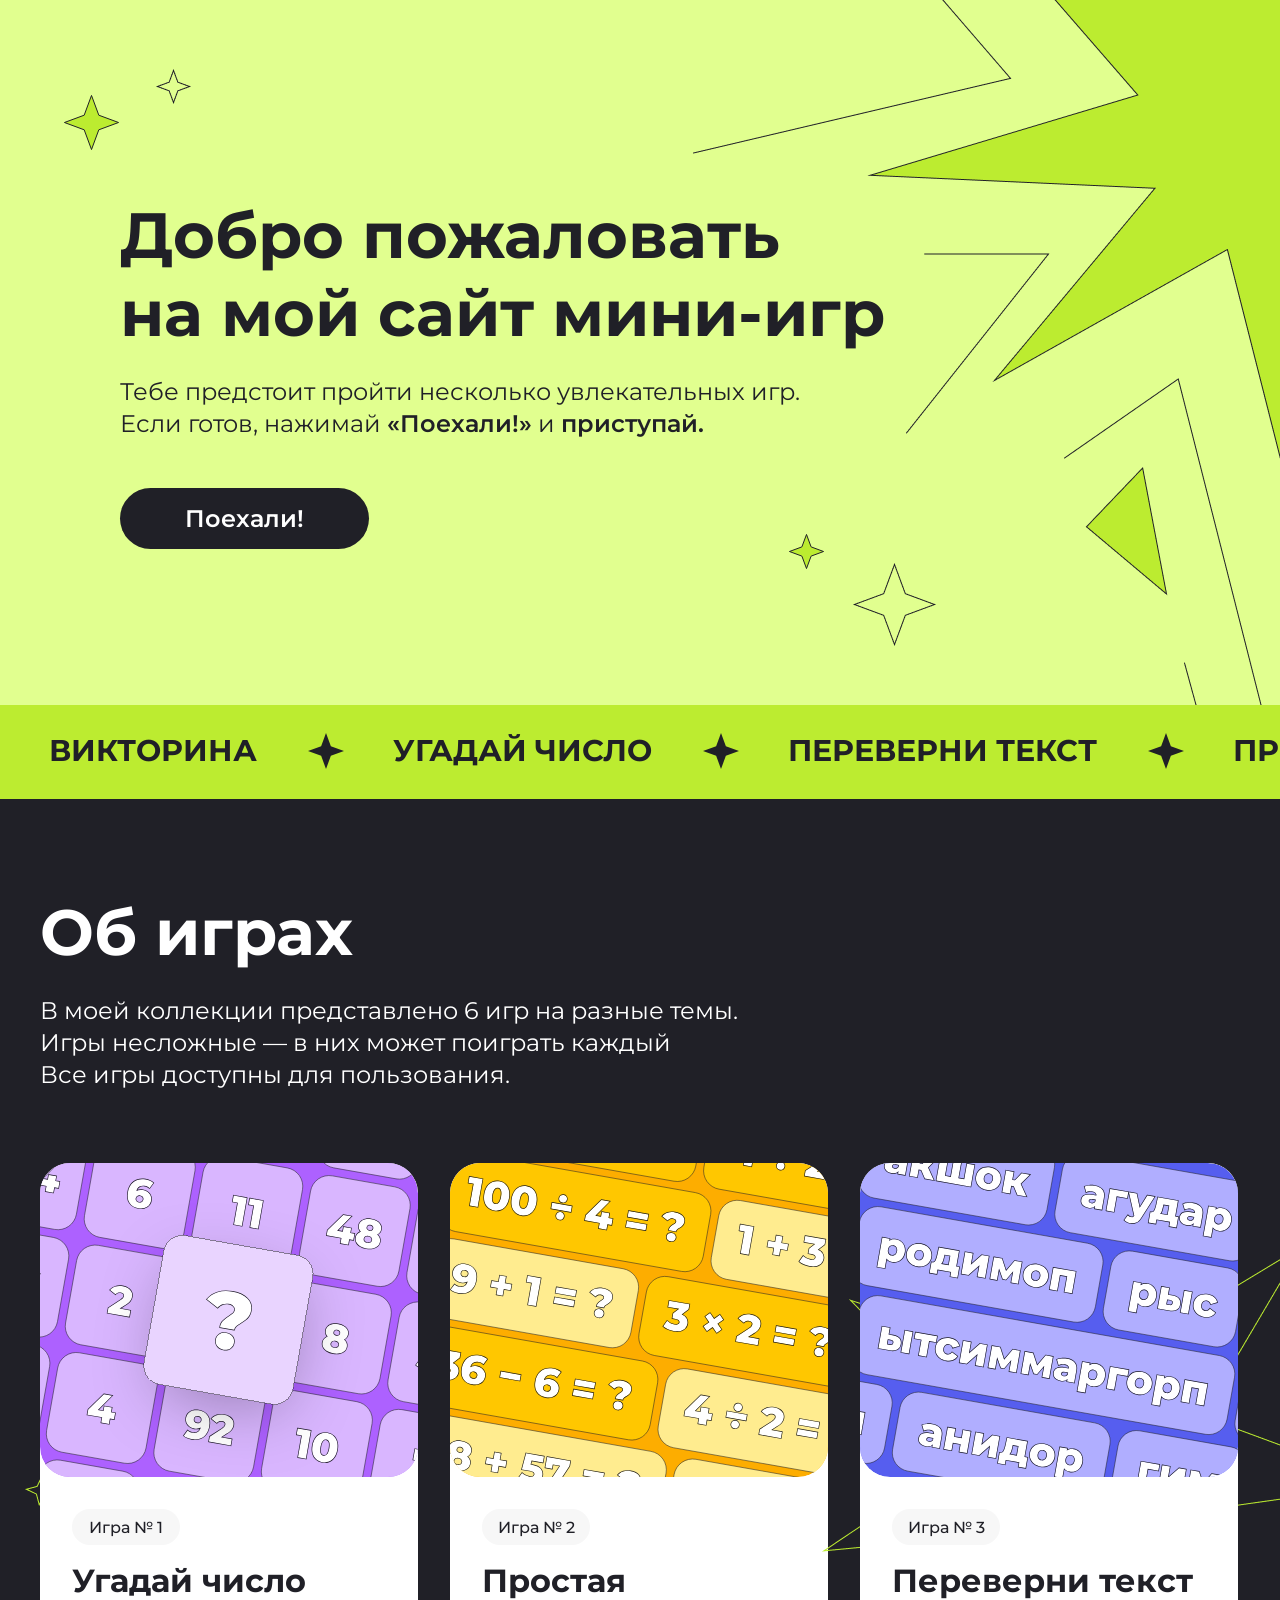
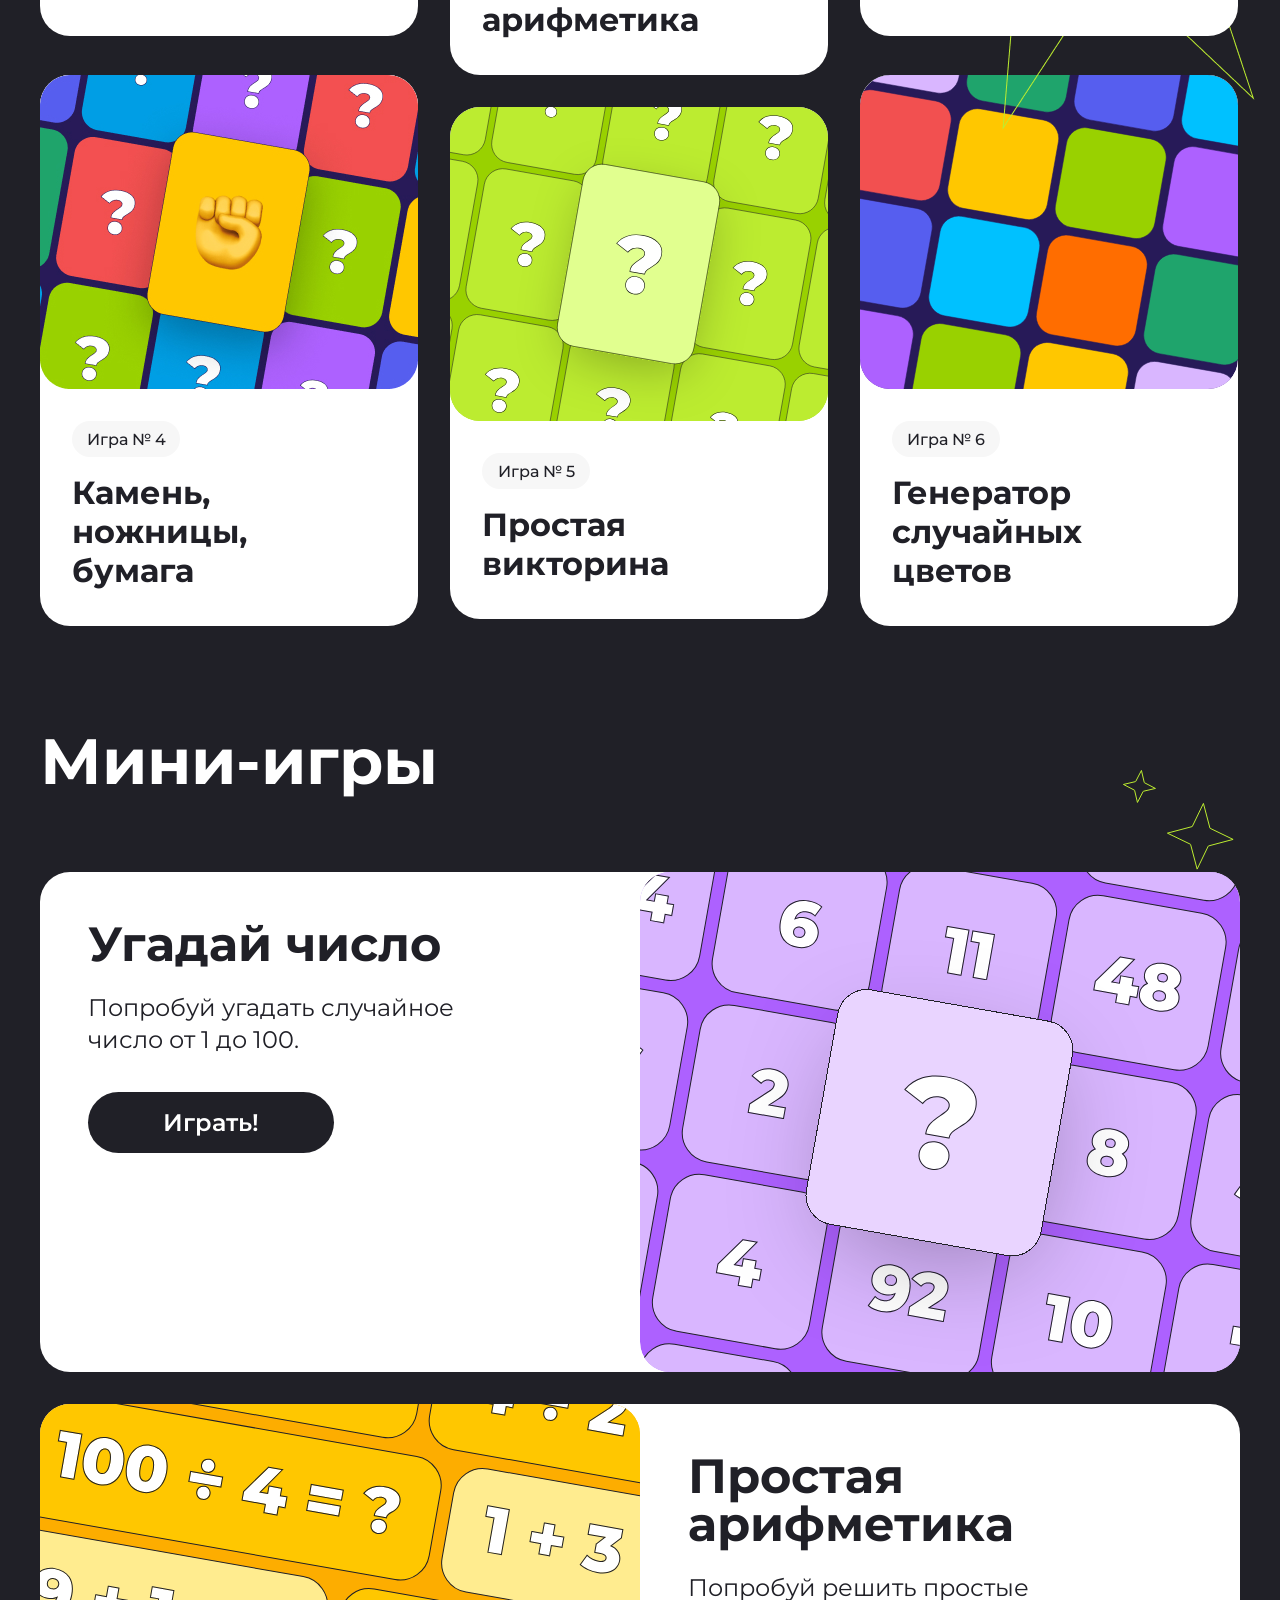
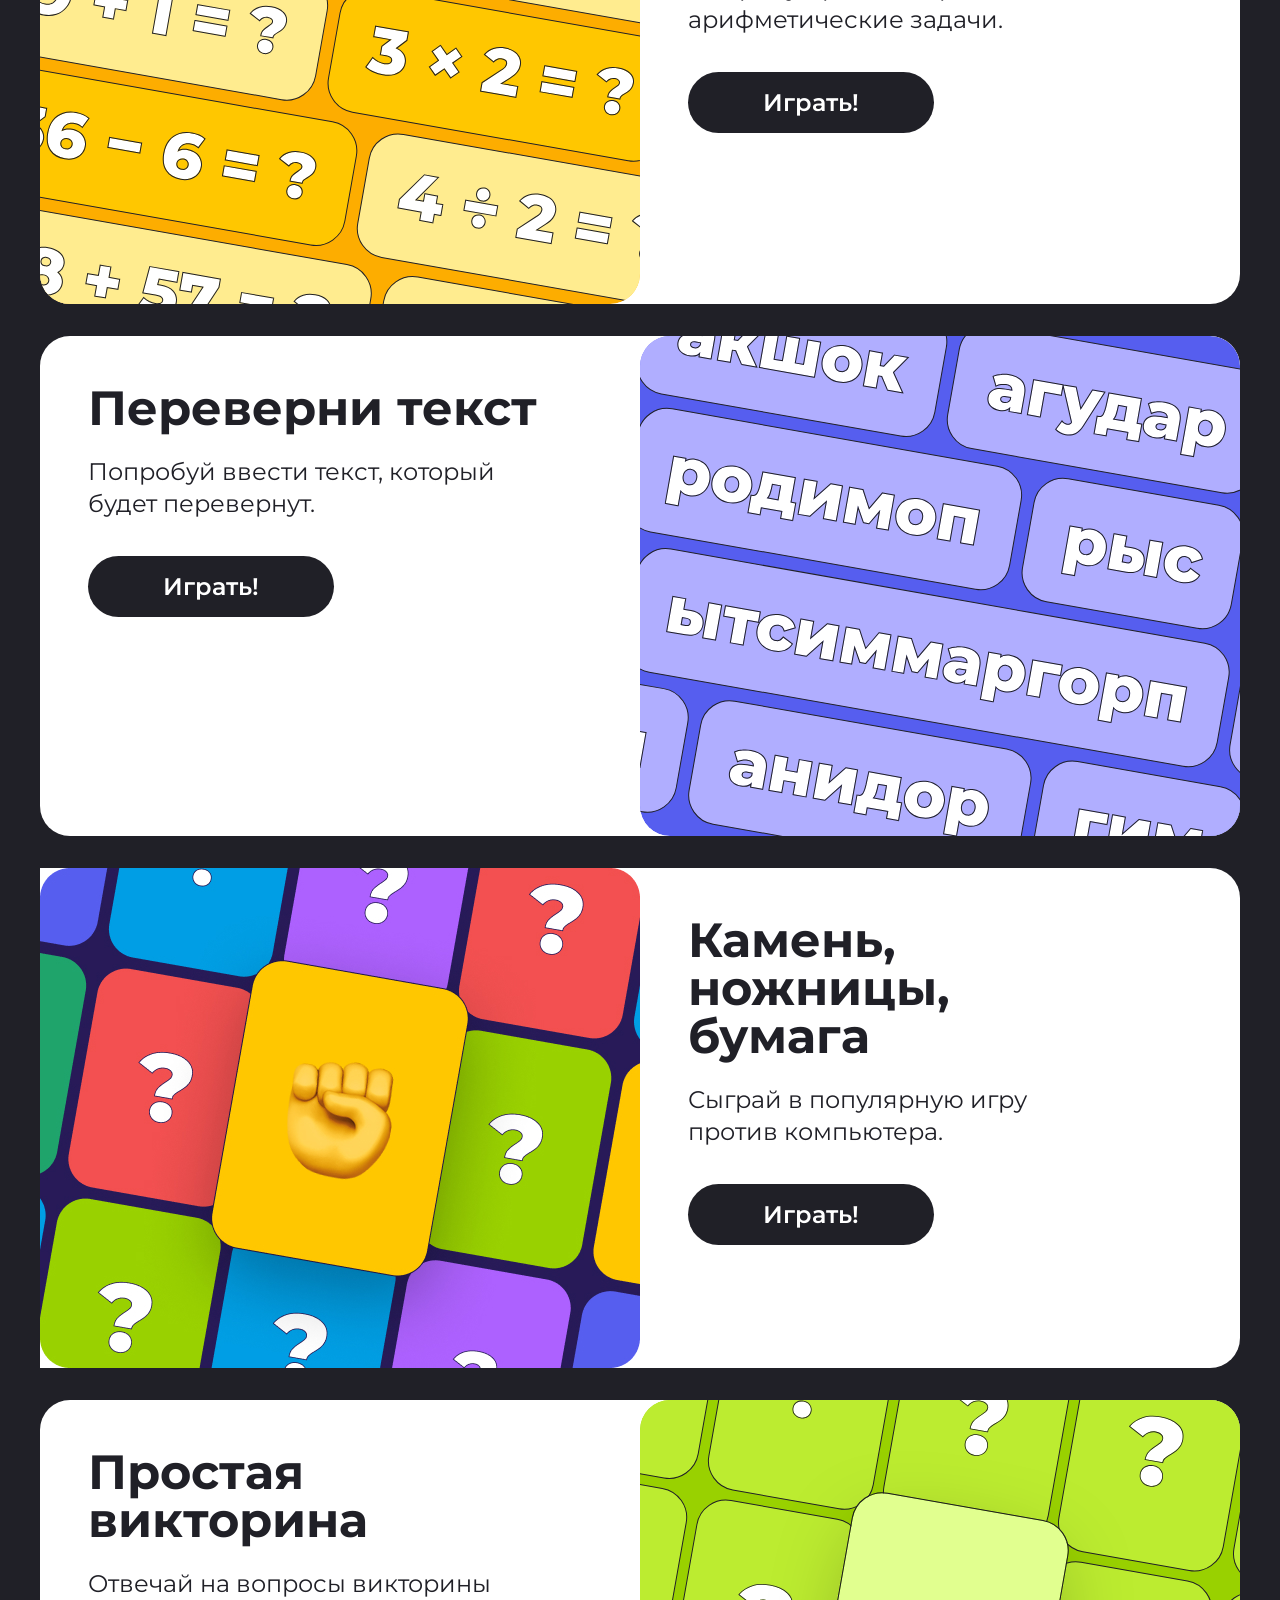
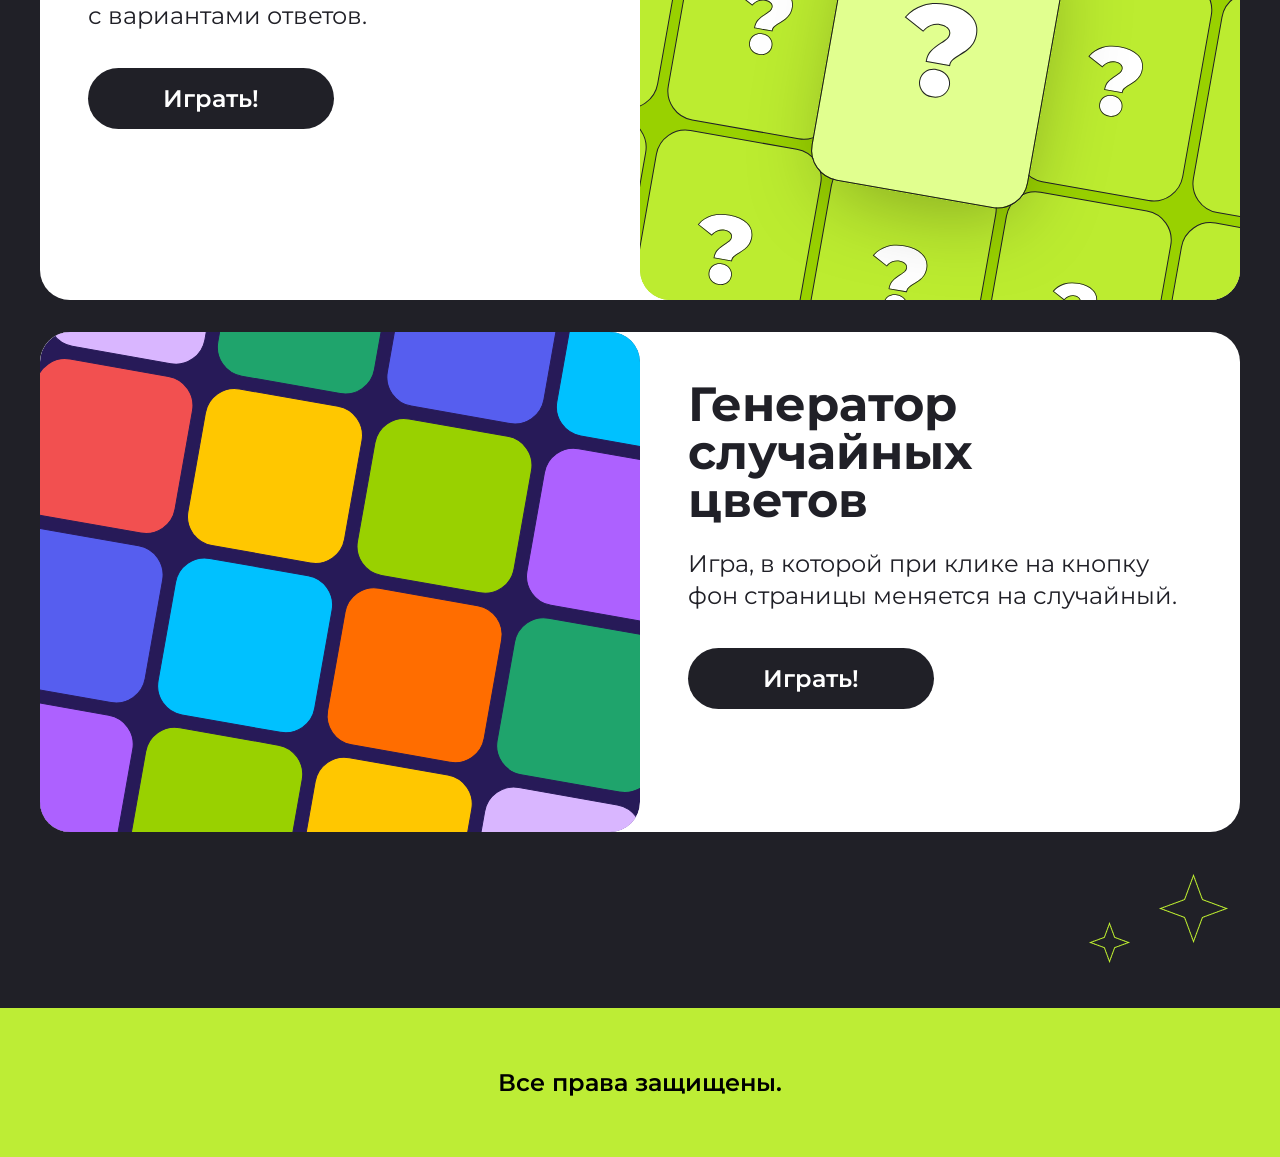
<file: index.html>
<!DOCTYPE html>
<html lang="en">
<head>
    <meta charset="UTF-8">
    <meta name="viewport" content="width=device-width, initial-scale=1.0">
    <title>Document</title>
     <link rel="preconnect" href="https://fonts.googleapis.com">
<link rel="preconnect" href="https://fonts.gstatic.com" crossorigin>
<link href="https://fonts.googleapis.com/css2?family=Montserrat:ital,wght@0,100..900;1,100..900&display=swap" rel="stylesheet">
    <link rel="stylesheet" href="style.css">
    <link rel="stylesheet" href="mobile.css">
</head>
<body>
    <header class="header center">
        <img src="./img/Star-2.svg" alt="Star" class="header__star2">
        <img src="./img/Star-3.png" alt="Star" class="header__star3">
        <img src="./img/group.png" alt="" class="header__background-img">
        <img src="./img/star-mobile.svg" alt="star" class="header__star-mobile">
        <img src="./img/Star-4.png" alt="star" class="header__star4">
        <img src="./img/Star-5.svg" alt="star" class="header__star5">
    <div class="header__content">
        <div class="header__text">
            <h2 class="header__title">Добро пожаловать <br>на мой сайт мини-игр</h2>
            <h3 class="header__description">Тебе предстоит пройти несколько увлекательных игр. <br> Если готов, нажимай <span class="header__description-span">«Поехали!»</span> и <span class="header__description-span">приступай.</span></h3>
        </div>
        <div class="header__button-box">
            <a href="#games" class="header__button header__button-desktop">Поехали!</a>
            <a href="#mini-games" class="header__button header__button-mobile">Поехали!</a>
        </div>
    </div>
    </header>
        <section class="header__bottom">
            <div class="header__bottom-line">
                <p class="header__bottom-text">Викторина</p>
                <img src="./img/Star.svg" alt="Star" class="header__bottom-img">
                <p class="header__bottom-text">угадай число</p>
                <img src="./img/Star.svg" alt="Star" class="header__bottom-img">
                <p class="header__bottom-text">Переверни текст</p>
                <img src="./img/Star.svg" alt="Star" class="header__bottom-img">
                <p class="header__bottom-text">Простая арифметика</p>
                <img src="./img/Star.svg" alt="Star" class="header__bottom-img">
                <p class="header__bottom-text">Камень, ножницы, бумага</p>
                <img src="./img/Star.svg" alt="Star" class="header__bottom-img">
                <p class="header__bottom-text">Генератор случайных цветов</p>
                <img src="./img/Star.svg" alt="Star" class="header__bottom-img">
            </div>
        </section>
    <main class="games center" id="games">
        <div class="games__text">
            <h1 class="games__title">Об играх</h1>
            <p class="games__description">В моей коллекции представлено 6 игр на разные темы.  <br>Игры несложные — в них может поиграть каждый<br> Все игры доступны для пользования.</p>
        </div>
        <img src="./img/Star-1.png" alt="Star" class="games__star1">
        <img src="./img/Star-11.png" alt="Star" class="games__star11">
        <img src="./img/Star-12.png" alt="Star" class="games__star12">
    <section class="games__card-container">
        <a href="#game1" class="games__card">
            <img src="./img/game1.svg" alt="Card" class="games__card-img">
            <h3 class="games__card-number">Игра № 1</h3>
            <h4 class="games__card-title">Угадай число</h4>
        </a>
        <a href="#game2" class="games__card2">
            <img src="./img/game2.svg" alt="Card" class="games__card-img">
            <h3 class="games__card-number">Игра № 2</h3>
            <h4 class="games__card-title">Простая <br>арифметика</h4>
        </a>
        <a href="#game3" class="games__card">
            <img src="./img/game3.svg" alt="Card" class="games__card-img">
            <h3 class="games__card-number">Игра № 3</h3>
            <h4 class="games__card-title">Переверни текст</h4>
        </a>
    </section>
    <section class="games__card-second-container">
        <a href="#game4" class="games__card4">
            <img src="./img/game4.jpg" alt="Card" class="games__card-img">
            <h3 class="games__card-number">Игра № 4</h3>
            <h4 class="games__card-title">Камень,<br> ножницы, <br>бумага</h4>
        </a>
        <a href="#game5" class="games__card5">
            <img src="./img/game5.svg" alt="Card" class="games__card-img">
            <h3 class="games__card-number">Игра № 5</h3>
            <h4 class="games__card-title">Простая <br>викторина</h4>
        </a>
        <a href="#game6" class="games__card6">
            <img src="./img/game6.svg" alt="Card" class="games__card-img">
            <h3 class="games__card-number">Игра № 6</h3>
            <h4 class="games__card-title">Генератор <br>случайных <br>цветов</h4>
        </a>
    </section>
</main>

<section class="mini-games center" id="mini-games">
    <h2 class="mini-games__title">Мини-игры</h2>
    <img src="./img/Star-6.svg" alt="star" class="mini-games__star6">
    <img src="./img/Star-7.svg" alt="star" class="mini-games__star7">

    <article id="game1" class="mini-games__card">
        <div class="mini-games__card-text">
            <h3 class="mini-games__card-title">Угадай число</h3>
            <h4 class="mini-games__card-desc">Попробуй угадать случайное <br> число от 1 до 100.</h4>
            <a href="#" class="mini-games__button" onclick="guessNum()">Играть!</a>
        </div>
         <img src="./img/mini-game1.svg" alt="Card" class="mini-games__card-img">
    </article>

    <article id="game2" class="mini-games__card2">
        <img src="./img/mini-game2.svg" alt="Card" class="mini-games__card-img">
        <div class="mini-games__card-text">
            <h3 class="mini-games__card-title">Простая <br>арифметика</h3>
            <h4 class="mini-games__card-desc">Попробуй решить простые <br>арифметические задачи.</h4>
            <a href="#" class="mini-games__button" onclick="arithmetic()">Играть!</a>
        </div>
    </article>

    <article id="game3" class="mini-games__card3">
        <div class="mini-games__card-text">
            <h3 class="mini-games__card-title">Переверни текст</h3>
            <h4 class="mini-games__card-desc">Попробуй ввести текст, который <br>будет перевернут.</h4>
            <a href="#" class="mini-games__button"  onclick="reverso()">Играть!</a>
        </div>
         <img src="./img/mini-game3.svg" alt="Card" class="mini-games__card-img">
    </article>

     <article id="game4" class="mini-games__card4">
        <img src="./img/mini-game4.jpg" alt="Card" class="mini-games__card-img">
        <div class="mini-games__card-text">
            <h3 class="mini-games__card-title">Камень, <br>ножницы, <br>бумага</h3>
            <h4 class="mini-games__card-desc">Сыграй в популярную игру <br>против компьютера.</h4>
            <a href="#" class="mini-games__button" onclick="game()">Играть!</a>
        </div>
    </article>

    <article id="game5" class="mini-games__card5">
        <div class="mini-games__card-text">
            <h3 class="mini-games__card-title">Простая <br> викторина</h3>
            <h4 class="mini-games__card-desc">Отвечай на вопросы викторины <br>с вариантами ответов.</h4>
            <a href="#" class="mini-games__button" onclick="playTest()">Играть!</a>
        </div>
         <img src="./img/mini-game5.svg" alt="Card" class="mini-games__card-img">
    </article>

     <article id="game6" class="mini-games__card6">
        <img src="./img/mini-game6.svg" alt="Card" class="mini-games__card-img">
        <div class="mini-games__card-text">
            <h3 class="mini-games__card-title">Генератор <br>случайных <br>цветов</h3>
            <h4 class="mini-games__card-desc">Игра, в которой при клике на кнопку фон страницы меняется на случайный.</h4>
            <a href="#game6" class="mini-games__button colorRandom-button">Играть!</a>
        </div>
    </article>
    
<img src="./img/Star-8.png" alt="Star" class="footer__star8">
<img src="./img/Star-10.png" alt="Star" class="footer__star10">
</section>


<footer class="footer center">
    <h2 class="footer__title">Все права защищены.</h2>
</footer>
    <!--<script src="hw-1.js"></script>
    <script src="hw-2.js"></script>
    <script src="hw-3.js"></script>
    <script src="hw-4.js"></script>
    <script src="hw-5.js"></script>
    <script src="hw-6.js"></script>
    <script src="hw-7.js"></script>-->
    <script src="site.js"></script>
</body>
</html>
</file>
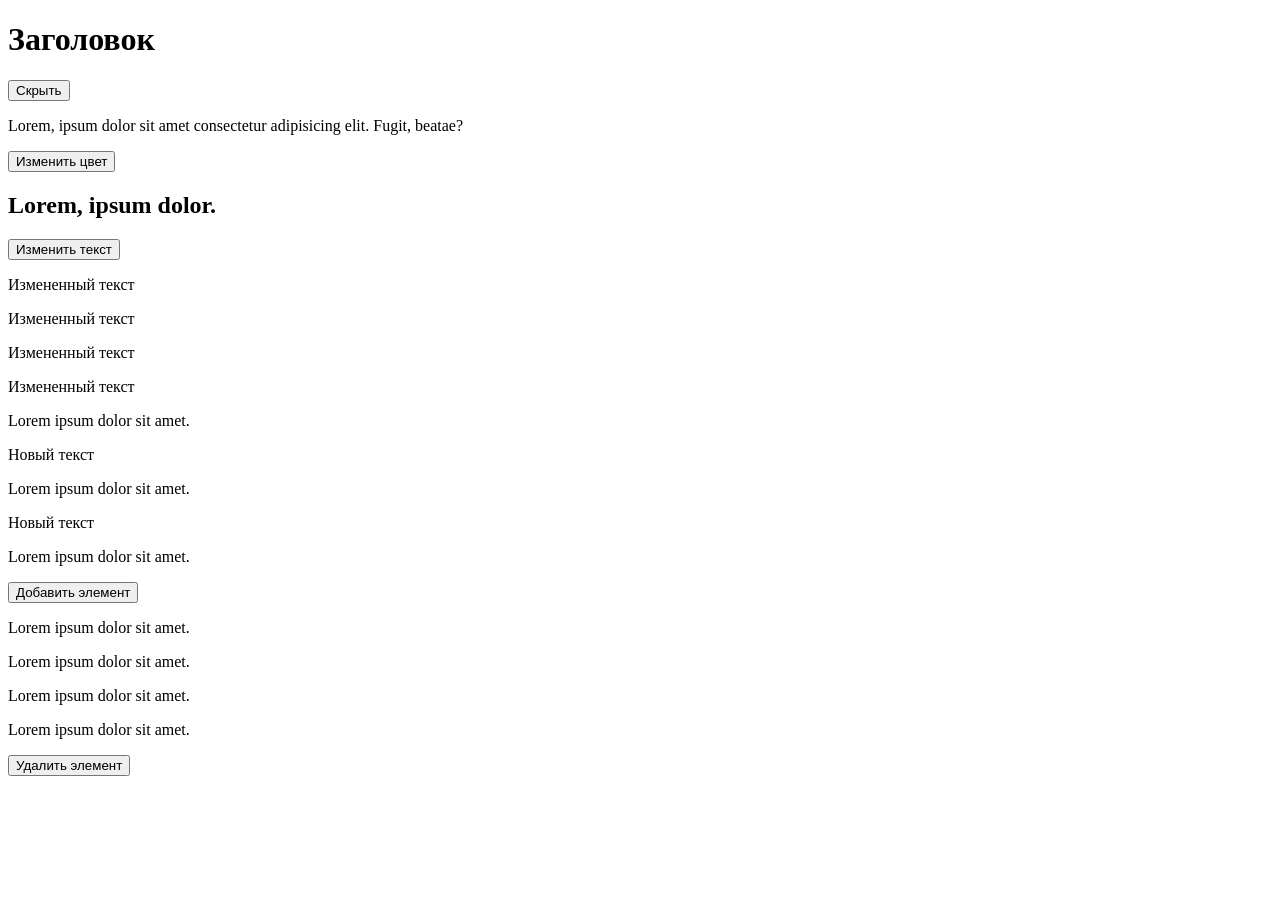
<file: hw-8.html>
<!DOCTYPE html>
<html lang="en">
<head>
    <meta charset="UTF-8">
    <meta name="viewport" content="width=device-width, initial-scale=1.0">
    <title>Document</title>
</head>
<body>
   <h1 class="heading">Заголовок</h1>
   <button class="button">Скрыть</button>

   <p class="text">Lorem, ipsum dolor sit amet consectetur adipisicing elit. Fugit, beatae?</p>
   <button class="change-color">Изменить цвет</button>

   <h2 class="newHeader">Lorem, ipsum dolor.</h2>
   <button class="change-text">Изменить текст</button>

   <p class="description">Lorem ipsum dolor sit.</p>
   <p class="description">Lorem ipsum dolor sit.</p>
   <p class="description">Lorem ipsum dolor sit.</p>
   <p class="description">Lorem ipsum dolor sit.</p>

   <p class="paragraph">Lorem ipsum dolor sit amet.</p>
   <p class="newDescription">Lorem ipsum dolor sit amet.</p>
   <p class="paragraph">Lorem ipsum dolor sit amet.</p>
   <p class="newDescription">Lorem ipsum dolor sit amet.</p>
   <p class="paragraph">Lorem ipsum dolor sit amet.</p>

   
   <button class="btn-add">Добавить элемент</button>

    <p class="another-description">Lorem ipsum dolor sit amet.</p>
    <p class="another-paragraph">Lorem ipsum dolor sit amet.</p>
    <p class="another-description">Lorem ipsum dolor sit amet.</p>
    <p class="another-paragraph">Lorem ipsum dolor sit amet.</p>
   <script>
    //Задание 1 
    const buttonEl = document.querySelector('.button');

    buttonEl.addEventListener('click', () =>{
        const headingEl = document.querySelector('.heading');

        if (headingEl.style.display === 'none') {
        headingEl.style.display = 'block';
        } else {
        headingEl.style.display = 'none';
        }
    });

    //Задание 2
    const changeColor = document.querySelector('.change-color');

    changeColor.addEventListener('click', function (e) {
        const textEl = document.querySelector('.text');
        textEl.style.color = 'blue';
    });

    //Задание 3
    const changeText = document.querySelector('.change-text');

    changeText.addEventListener('click', () =>{
        const newHeaderEl = document.querySelector('.newHeader');
        newHeaderEl.textContent = "Привет, мир!";
    });

    //Задание 4
    const descriptionEl = document.querySelectorAll('.description');

    descriptionEl.forEach(description => {
        description.textContent = 'Измененный текст';
    });
    
    //Задание 5
    const newDescriptionEl = document.querySelectorAll('.newDescription');

    newDescriptionEl.forEach(newDescription => {
        newDescription.textContent = "Новый текст";
    });

    //Задание 6
    const btnAdd = document.querySelector('.btn-add');

    btnAdd.addEventListener('click', function (e) {
        const newEl = document.createElement('p');
        newEl.textContent = 'Новый абзац';
        document.body.appendChild(newEl);
    });

    //Задание 7
    const anotherDescription = document.querySelector('.another-description');
    const anotherParagraph = document.querySelector('.another-paragraph');

    const newButton = document.createElement('button');
    newButton.textContent = 'Удалить элемент';
    document.body.appendChild(newButton);

    newButton.addEventListener('click', function (e) {
        anotherDescription.remove();
    });

   </script>
</body>
</html>
</file>
<file: style.css>
* {
  box-sizing: border-box;
  margin: 0;
  padding: 0;
}

body {
  font-family: "Montserrat", "arial";
}

.center{
    padding-left:calc(50% - 720px);
    padding-right:calc(50% - 720px);
}
.header{
    position: relative;
    overflow: hidden;
    background-color: #E1FF8F;
    z-index: 0;
}

.header__star2{
    width: 57px;
    height: 57px;
    left: 63px;
    top: 94px;
    position: absolute;
}

.header__star3{
    position: absolute;
    top: 69px;
    left: 156px;
}

.header__background-img{
    position: absolute;
right: 0;
z-index: -1;
}

.header__star5{
    position: absolute;
    bottom: 135px;
    right: 455px;
}

.header__star4{
    position: absolute;
    bottom: 59px;
    right: 344px;
}

.header__star-mobile{
    display: none;
}

.header__content{
    padding-left: 120px;
    padding-top: 196px;
    padding-bottom: 156px;
    display: flex;
    flex-direction: column;
}
.header__text{
    margin: 0 0 48px 0;
}
.header__title{
    font-weight: 700;
    font-size: 64px;
    margin-bottom: 24px;
    color: #202027;
    z-index: 1;
}

.header__description{
    font-weight: 400;
    font-size: 24px;
    line-height: 32px;
    color: #202027;
}

.header__description-span{
    font-weight: 600;
    font-size: 24px;
}
.header__button.header__button-mobile{ display: none; }
.header__button.header__button-desktop{ display: inline-block; }
.header__button{
    font-family: inherit;
    justify-content: center;
    display: inline-block;
    padding: 16px 65px 16px 65px;
    font-size: 24px;
    color: #FFFFFF;
    font-weight: 600;
    background-color: #202027;
    border-radius: 60px;
    border: none;
    text-decoration: none;
    text-align: center;
}

.header__button:hover{
    cursor: pointer;
    background-color: #FFFFFF;
    color:#000000;
    border: 1px solid #000;
}

.header__bottom{
    display: flex;
    align-items: center;
    overflow: hidden;
    white-space: nowrap;
    background-color: #BCEC30;
    font-size: 30px;
    color: #202027;
    font-weight: 700;
    text-transform: uppercase;
}
.header__bottom-line {
    display: flex;
    align-items: center;
    width: max-content;
    animation: scroll-left 10s linear infinite;
}

@keyframes scroll-left{
    from{
        transform: translateX(0);
    }
    to{
        transform: translateX(-50%);
    }
}
.header__bottom-text{
    margin-left: 49px;
    margin-top: 27px;
    margin-bottom: 30px;
}
.header__bottom-img{
    margin-top: 27px;
    margin-bottom: 30px;
    margin-left: 51px;
    z-index: 1;
}

.games{
    background-color: #202027;
    width: 100%;
    position: relative;
    padding-top: 94px;
    padding-bottom: 50px;
}

.games__text{
    color: #FFFFFF;
    width: 100%;
    max-width: 1200px;
    margin: 0 auto;
}

.games__title{
    font-weight: 700;
    font-size: 64px;
    margin-bottom: 24px;
}

.games__description{
    font-weight: 400;
    font-size: 24px;
    line-height: 32px;
    margin-bottom: 72px;
}

.games__star1{
    position: absolute;
    right: 0;
}

.games__star11{
    left: 25px;
    top: 676px;
    position: absolute;
}

.games__star12{
    position: absolute;
    top: 728px;
    left: 40px;
}

.games__card-container{
 display: flex;
 row-gap: 32px;
 column-gap: 32px;
 flex-wrap: wrap;
 width: 100%;
max-width: 1200px;
margin: 0 auto;
}

.games__card-img{
    width: 100%;
}
.games__card{
    height: 473px;
    z-index: 1;
}

.games__card-number{
    margin-top: 32px;
    margin-left: 32px;
    font-weight: 500;
    font-size: 16px;
    color: #202027;
    background-color: #F7F7F7;
    border-radius: 52px;
    width: 108px;
    height: 36px;
    display: flex;
    justify-content: center;
    align-items: center;
}

.games__card-title{
    font-weight: 700;
    font-size: 32px;
    color: #202027;
    padding: 16px 32px 36px 32px;
}

.games__card2{
    height:512px;
}

.games__card-second-container{
 display: flex;
 row-gap: 32px;
 column-gap: 32px;
 flex-wrap: wrap;
 width: 100%;
 max-width: 1200px;
 margin: 0 auto;
}
.games__card4{
    height: 551px;
}

.games__card5{
    height: 512px;
    margin-top: 32px;
}

.games__card6{
    height: 551px;
}

.games__card,
.games__card2,
.games__card4,
.games__card5,
.games__card6{
    text-decoration:none;
    border-radius: 30px;
    background-color: #FFFFFF;
    max-width: 378px;
    overflow: hidden;
    display: flex;
    flex-direction: column;
    width:calc((100% - 64px) / 3 );
    transition: transform 0.3s ease, box-shadow 0.3s ease;
}

.games__card:hover,
.games__card2:hover,
.games__card4:hover,
.games__card5:hover,
.games__card6:hover{
    cursor: pointer;
    transform: scale(1.05);
    z-index: 2;
    position: relative;
}

.mini-games{
    display: flex;
    flex-direction: column;
    background-color: #202027;
    width: 100%;
    position: relative;
    align-items: center;
    padding-top: 46px;
    padding-bottom: 144px;
}

.mini-games__title{
    font-weight: 700;
    font-size: 64px;
    color:#FFFFFF;
    width: 100%;
    margin: 0 auto 72px;
    max-width: 1200px;
}

.mini-games__star6{
    position: absolute;
    right: 45px;
    top: 126px;
}

.mini-games__star7{
    position: absolute;
    right: 123px;
    top: 93px;
} 

.mini-games__card,
.mini-games__card2,
.mini-games__card3,
.mini-games__card4,
.mini-games__card5,
.mini-games__card6{
    max-width: 1200px;
    width:100%;
    display: flex;
    border-radius: 30px;
    background-color: #FFFFFF;
    margin-bottom: 32px;
}
.mini-games__card-text{
    flex-direction: column;
    padding: 48px;
    width: 50%;
}
.mini-games__card-img{
    object-fit: cover;
    border-radius: 0px 12px 12px 0px;
    width: 50%;
}
.mini-games__card-title{
    font-weight: 700;
    font-style: bold;
    font-size: 48px;
    line-height: 100%;
    color: #202027;
    margin-bottom: 24px;
}

.mini-games__card-desc{
    font-weight: 400;
    font-size: 24px;
    line-height: 32px;
    color: #202027;
    margin-bottom: 36px;
}

.mini-games__button{
    text-decoration: none;
    color: #FFFFFF;
    font-weight: 600;
    font-size: 24px;
    background-color: #202027;
    border-radius: 60px;
    padding-top: 16px;
    padding-bottom: 16px;
    padding-left: 75px;
    padding-right: 75px;
    display: inline-block;
}

.mini-games__button:hover{
    cursor: pointer;
    background-color: #FFFFFF;
    color:#000000;
    border: 1px solid #000;
}

.footer{
    background-color:#BDED35;
    text-align: center;
    width: 100%;
    display: flex;
    justify-content: center;
    align-items: center;
    color: #000000;
    position: relative;
}

.footer__title{
    padding: 60px;
    font-weight: 600;
    font-size: 24px;
}

.footer__star8{
position: absolute;
bottom:65px;
right: 52px;
width: 69px;
height: 69px;
}

.footer__star10{
position: absolute;
width: 41px;
height: 41px;
right: 150px;
bottom: 45px;
}
</file>
<file: mobile.css>
@media(max-width: 767px){
    .header__background-img{
        display: none;
    }
    .header{
    position: relative;
    
}
.header__button.header__button-mobile{ display: inline-block; }
.header__button.header__button-desktop{ display: none; }

.header__content{
    align-items: center;
    justify-content: center;
    padding-left: 40px;
    padding-right: 40px;
    padding-top: 147px;
    padding-bottom: 131px;
    display: flex;
    flex-direction: column;
}
.header__text{
    min-width: 296px;
}
.header__star2{
    width: 35px;
    height: 35px;
    left: 38px;
    top: 97px;
    position: absolute;
}

.header__star3{
    position: absolute;
    width: 21px;
    height: 21px;
    top: 64px;
    left: 91px;
}
.header__star5{
    position: absolute;
    right: 86px;
    bottom:74px;
    width: 18px;
    height: 18px;
}

.header__star4{
    position: absolute;
    bottom:28px;
    right: 34px;
    width: 39px;
    height: 41px;
}

.header__star-mobile{
    display: block;
    position: absolute;
    right: 0;
    z-index: -1;
}

.header__text{
    margin: 0 0 36px 0;
}
    .header__title{
        text-align: center;
        font-size: 40px;
    }

    .header__description{
        text-align: center;
        font-size: 16px;
        line-height: 100%;
    }

    .header__description-span{
        font-size: 16px;
    }
    .header__button{
    padding: 16px 103.5px 16px 103.5px;
    font-size: 16px;
    
}
    .games{
        display: none;
    }


    .header__bottom{
    width: 100%;
    font-size: 16px;
    bottom: 0;
}

.header__bottom-text{
    margin-left: 27px;
    margin-top: 16px;
    margin-bottom: 17px;
}
.header__bottom-img{
    margin-top: 16px;
    margin-bottom: 16px;
    z-index: 1;
    width: 19px;
    height: 19px;
    margin-left: 27px;
}

.mini-games{
    padding-bottom: 49px;
}


.mini-games__title{
    margin-bottom: 0;
    padding-bottom: 48px;
    max-width: 343px;
    font-size: 40px;
}
.mini-games__star6{
    display: none;
}
.mini-games__star7{
    display: none;
}

.mini-games__card,
.mini-games__card2,
.mini-games__card3,
.mini-games__card4,
.mini-games__card5,
.mini-games__card6{
    max-width: 343px;
    display:flex;
    flex-direction:column;
    margin-bottom: 24px;
    border-radius:30px;
    overflow: hidden;
    
}
.mini-games__card6{
    margin-bottom: 10px;
}

.mini-games__card,
.mini-games__card3,
.mini-games__card5{
    display:flex;
    flex-direction:column;
}
.mini-games__card{
    height: 528px;
}

.mini-games__card-img{
    width: 100%;
    order:-1;
}

.mini-games__card-text{
    padding: 29px;
    display: flex;
    flex-direction: column;
   width: 100%;
}

.mini-games__card-title{
    font-size: 32px;
    margin-bottom: 16px;
}

.mini-games__card-desc{
    font-size: 16px;
    line-height: 100%;
    margin-bottom: 32px;
}

.mini-games__button{
    display:flex;
    align-items: center;
    justify-content: center;
    font-size:16px;
    text-align: center;
    padding: 16px 110px 16px 110px;
}

.footer__title{
    padding: 40px 92px 40px 92px;
    font-size: 16px;
}

.footer__star8{
display: none;
}

.footer__star10{
display: none;
}
}
@media(max-width: 1024px){
    .games{
        display: none;
    }
}
</file>
